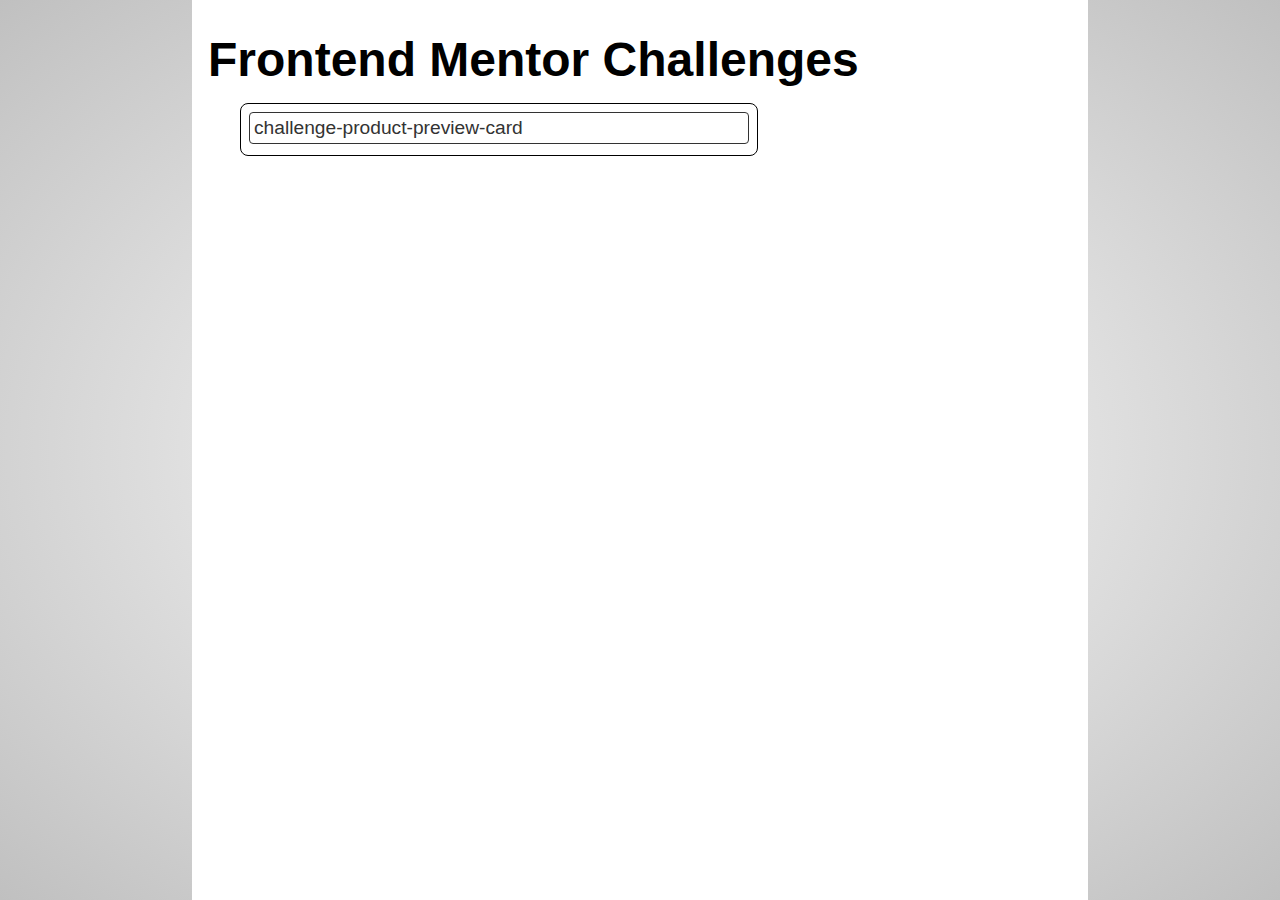
<file: index.html>
<!DOCTYPE html>
<html lang="en">
  <head>
    <meta charset="UTF-8" />
    <meta name="viewport" content="width=device-width, initial-scale=1.0" />
    <title>FRONTEND-MENTOR-CHALLENGES</title>
    <style>
      * {
        margin: 0;
        padding: 0;
        box-sizing: border-box;
      }
      li {
        list-style-type: none;
      }
      html {
        font-family: sans-serif;
        max-height: 100vh;
        background: radial-gradient(white, rgb(192, 192, 192));
      }
      .container {
        background: #fff;
        margin: auto;
        width: 70%;
        height: 100vh;
        padding: 2rem 1rem;
      }
      .container ul {
        width: 60%;
        margin-left: 2rem;
        border: 1px solid;
        border-radius: 0.5rem;
        padding: 0.5rem;
        overflow: auto;
      }
      h1 {
        font-size: 3rem;
        margin-bottom: 1rem;
      }
      ul a {
        font-size: 1.2rem;
        display: block;
        color: #333;
        text-decoration: none;
        border: 1px solid #333;
        border-radius: 0.25rem;
        padding: 0.25rem;
        margin-bottom: 0.2rem;
      }
      a:hover {
        color: white;
        background: #333;
      }
      @media (max-width: 800px) {
        html {
          font-size: 14px;
        }
        .container {
          width: 90%;
        }
      }
      @media (max-width: 480px) {
        html {
          font-size: 12px;
        }
        h1 {
          font-size: 2rem;
        }
        .container ul {
          margin-left: 1rem;
        }
      }
    </style>
  </head>
  <body>
    <div class="container">
      <h1>Frontend Mentor Challenges</h1>
      <ul>
        <li>
          <a
            href="./product-preview-card-component-main/challenge-product-preview-card.html"
            >challenge-product-preview-card</a
          >
        </li>
      </ul>
    </div>
  </body>
</html>
</file>
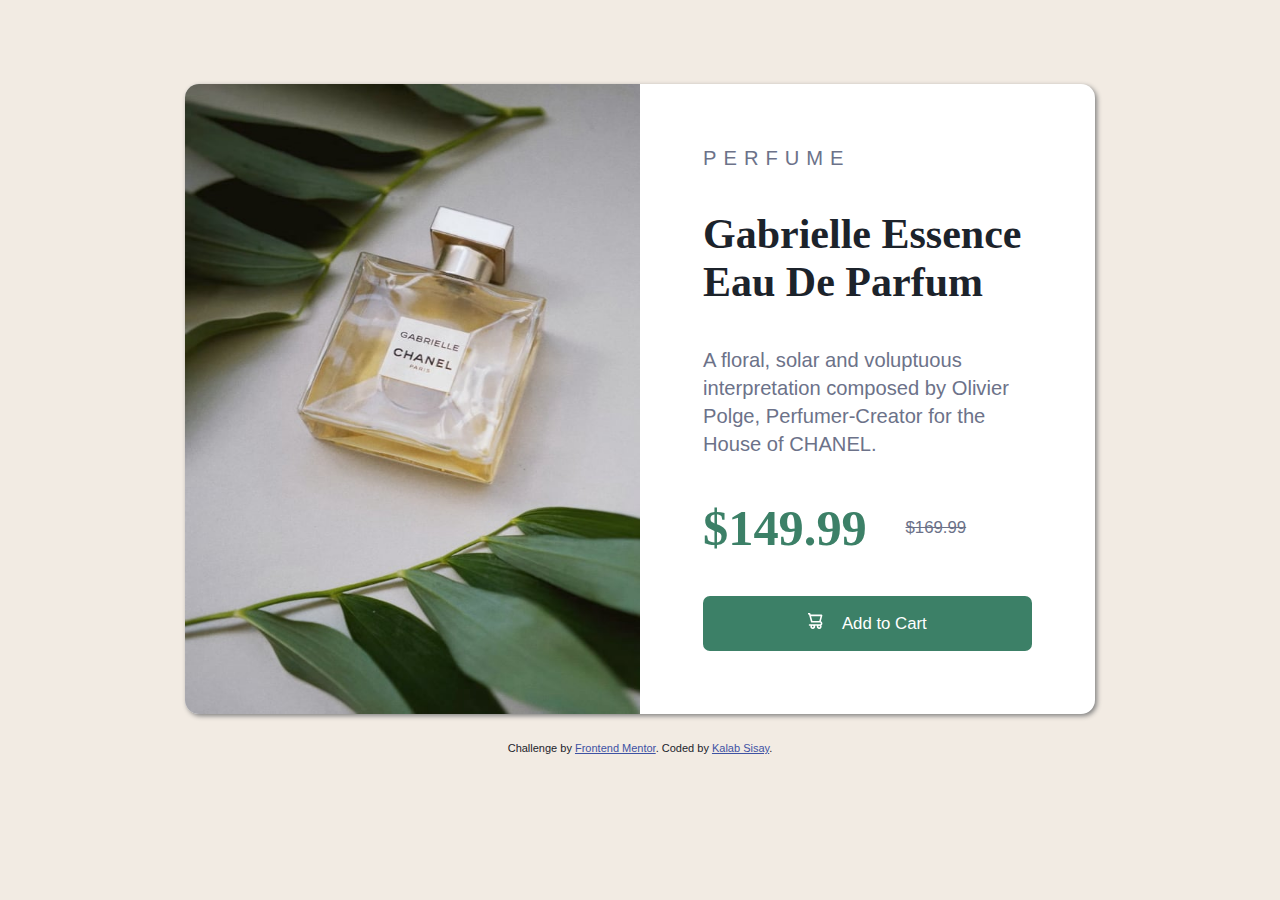
<file: product-preview-card-component-main/index.html>
<!DOCTYPE html>
<html lang="en">
  <head>
    <meta charset="UTF-8" />
    <meta name="viewport" content="width=device-width, initial-scale=1.0" />
    <!-- displays site properly based on user's device -->

    <link
      rel="icon"
      type="image/png"
      sizes="32x32"
      href="./images/favicon-32x32.png"
    />

    <title>Frontend Mentor | Product preview card component</title>
    <link rel="stylesheet" href="style.css" />
    <style>
      .attribution {
        font-size: 11px;
        text-align: center;
      }
      .attribution a {
        color: hsl(228, 45%, 44%);
      }
    </style>
  </head>
  <body>
    <div class="product-card">
      <div class="product-image">
        <img src="./images/image-product-desktop.jpg" alt="product" />
      </div>
      <div class="product-info">
        <p class="product-type">Perfume</p>
        <h2 class="product-title">Gabrielle Essence Eau De Parfum</h2>
        <p class="product-description">
          A floral, solar and voluptuous interpretation composed by Olivier
          Polge, Perfumer-Creator for the House of CHANEL.
        </p>
        <p class="product-price">
          <span class="current-price">$149.99</span>
          <span class="previous-price">$169.99 </span>
        </p>
        <button class="btn add-product">
          <span
            ><svg width="15" height="16" xmlns="http://www.w3.org/2000/svg">
              <path
                d="M14.383 10.388a2.397 2.397 0 0 0-1.518-2.222l1.494-5.593a.8.8 0 0 0-.144-.695.8.8 0 0 0-.631-.28H2.637L2.373.591A.8.8 0 0 0 1.598 0H0v1.598h.983l1.982 7.4a.8.8 0 0 0 .799.59h8.222a.8.8 0 0 1 0 1.599H1.598a.8.8 0 1 0 0 1.598h.943a2.397 2.397 0 1 0 4.507 0h1.885a2.397 2.397 0 1 0 4.331-.376 2.397 2.397 0 0 0 1.12-2.021ZM11.26 7.99H4.395L3.068 3.196h9.477L11.26 7.991Zm-6.465 6.392a.8.8 0 1 1 0-1.598.8.8 0 0 1 0 1.598Zm6.393 0a.8.8 0 1 1 0-1.598.8.8 0 0 1 0 1.598Z"
                fill="#FFF"
              />
            </svg>
          </span>
          Add to Cart
        </button>
      </div>
    </div>

    <div class="attribution">
      Challenge by
      <a href="https://www.frontendmentor.io?ref=challenge" target="_blank"
        >Frontend Mentor</a
      >. Coded by <a href="https://github.com/KalabSisaySE">Kalab Sisay</a>.
    </div>
  </body>
</html>
</file>
<file: product-preview-card-component-main/style.css>
@font-face {
  font-family: "Montserrat";
  src: url(https://fonts.google.com/specimen/Montserrat);
  font-weight: 500, 700;
}

@font-face {
  font-family: "Fraunces";
  src: url(https://fonts.google.com/specimen/Fraunces);
}

:root {
  --color-dark-cyan: hsl(158, 36%, 37%);
  --color-darker-cyan: hsl(158, 36%, 21%);
  --color-cream: hsl(30, 38%, 92%);
  --color-dark-blue: hsl(212, 21%, 14%);
  --color-dark-grayish-blue: hsl(228, 12%, 48%);
  --color-white: hsl(0, 0%, 100%);
}

/* BASIC RESET */

html {
  font-size: 14px;
  font-family: Montserrat, Fraunces, sans-serif;
  color: var(--color-dark-blue);
  background-color: var(--color-cream);
}

*,
*::before,
*::after {
  box-sizing: border-box;
  padding: 0;
  margin: 0;
}

/* CARD STYLES */

body {
  padding-inline: 1rem;
}

.product-card {
  max-width: 65rem;
  height: 45rem;
  /* aspect-ratio: 4 / 3; */
  margin: 6rem auto 2rem;
  background-color: var(--color-white);
  box-shadow: 2px 2px 5px gray;
  display: flex;
  border-radius: 1rem;
  overflow: hidden;
}

.product-image,
.product-info {
  width: 50%;
  height: 100%;
}

.product-image img {
  width: 100%;
  height: 100%;
}

.product-info {
  font-size: 1.2rem;
  padding: 4.5rem;
  height: 100%;
  display: flex;
  flex-direction: column;
  justify-content: center;
  justify-content: space-between;
}

.product-type,
.product-description {
  font-size: 1.2em;
}

.product-type {
  text-transform: uppercase;
  letter-spacing: 0.5rem;
  color: var(--color-dark-grayish-blue);
  font-weight: 500;
}

.product-title {
  font-family: montserrat;
  font-size: 2.5em;
}

.product-description {
  line-height: 1.4;
  color: var(--color-dark-grayish-blue);
}

.product-price {
  width: 80%;
  display: flex;
  align-items: center;
  justify-content: space-between;
}

.product-price .current-price {
  font-family: Montserrat;
  font-size: 3em;
  color: var(--color-dark-cyan);
  font-weight: 700;
}

.product-price .previous-price {
  font-family: 0.2em;
  text-decoration: line-through;
  color: var(--color-dark-grayish-blue);
}

.btn {
  border: none;
  padding: 1em 1.6em;
}

.add-product {
  background-color: var(--color-dark-cyan);
  color: white;
  border-radius: 0.5rem;
  font-size: 1.2rem;
}

.add-product:hover {
  background-color: var(--color-darker-cyan);
}

.add-product span {
  margin-right: 1rem;
}

.add-product::before {
  content: "";
  background: url(./images/icon-cart.svg);
  background-position: center;
  background-repeat: none;
}

@media (max-width: 940px) {
  html {
    font-size: 13px;
  }
  .product-info {
    padding: 3rem;
    font-size: 1.15rem;
  }
  .product-price .current-price {
    font-size: 2.5em;
  }
}

@media (max-width: 760px) {
  html {
    font-size: 12px;
  }
  .product-info {
    font-size: 1.1rem;
    padding: 2.5rem;
  }
  .product-title {
    font-size: 2.2em;
  }
  .product-price .current-price {
    font-size: 2.2em;
  }
}

@media (max-width: 580px) {
  .product-info {
    font-size: 1.02rem;
    padding: 1.75rem 2.25rem;
  }
  .product-price .current-price {
    font-size: 2em;
  }
}

@media (max-width: 375px) {
  .product-card {
    flex-direction: column;
    height: auto;
  }
  .product-image,
  .product-info {
    width: auto;
  }
  .product-card {
    margin-top: 1rem;
  }
  .product-info {
    gap: 1.8rem;
  }
  .product-price .current-price {
    font-size: 2.4em;
  }
  .product-price .previous-price {
    font-family: 0.18rem;
  }
}
</file>
